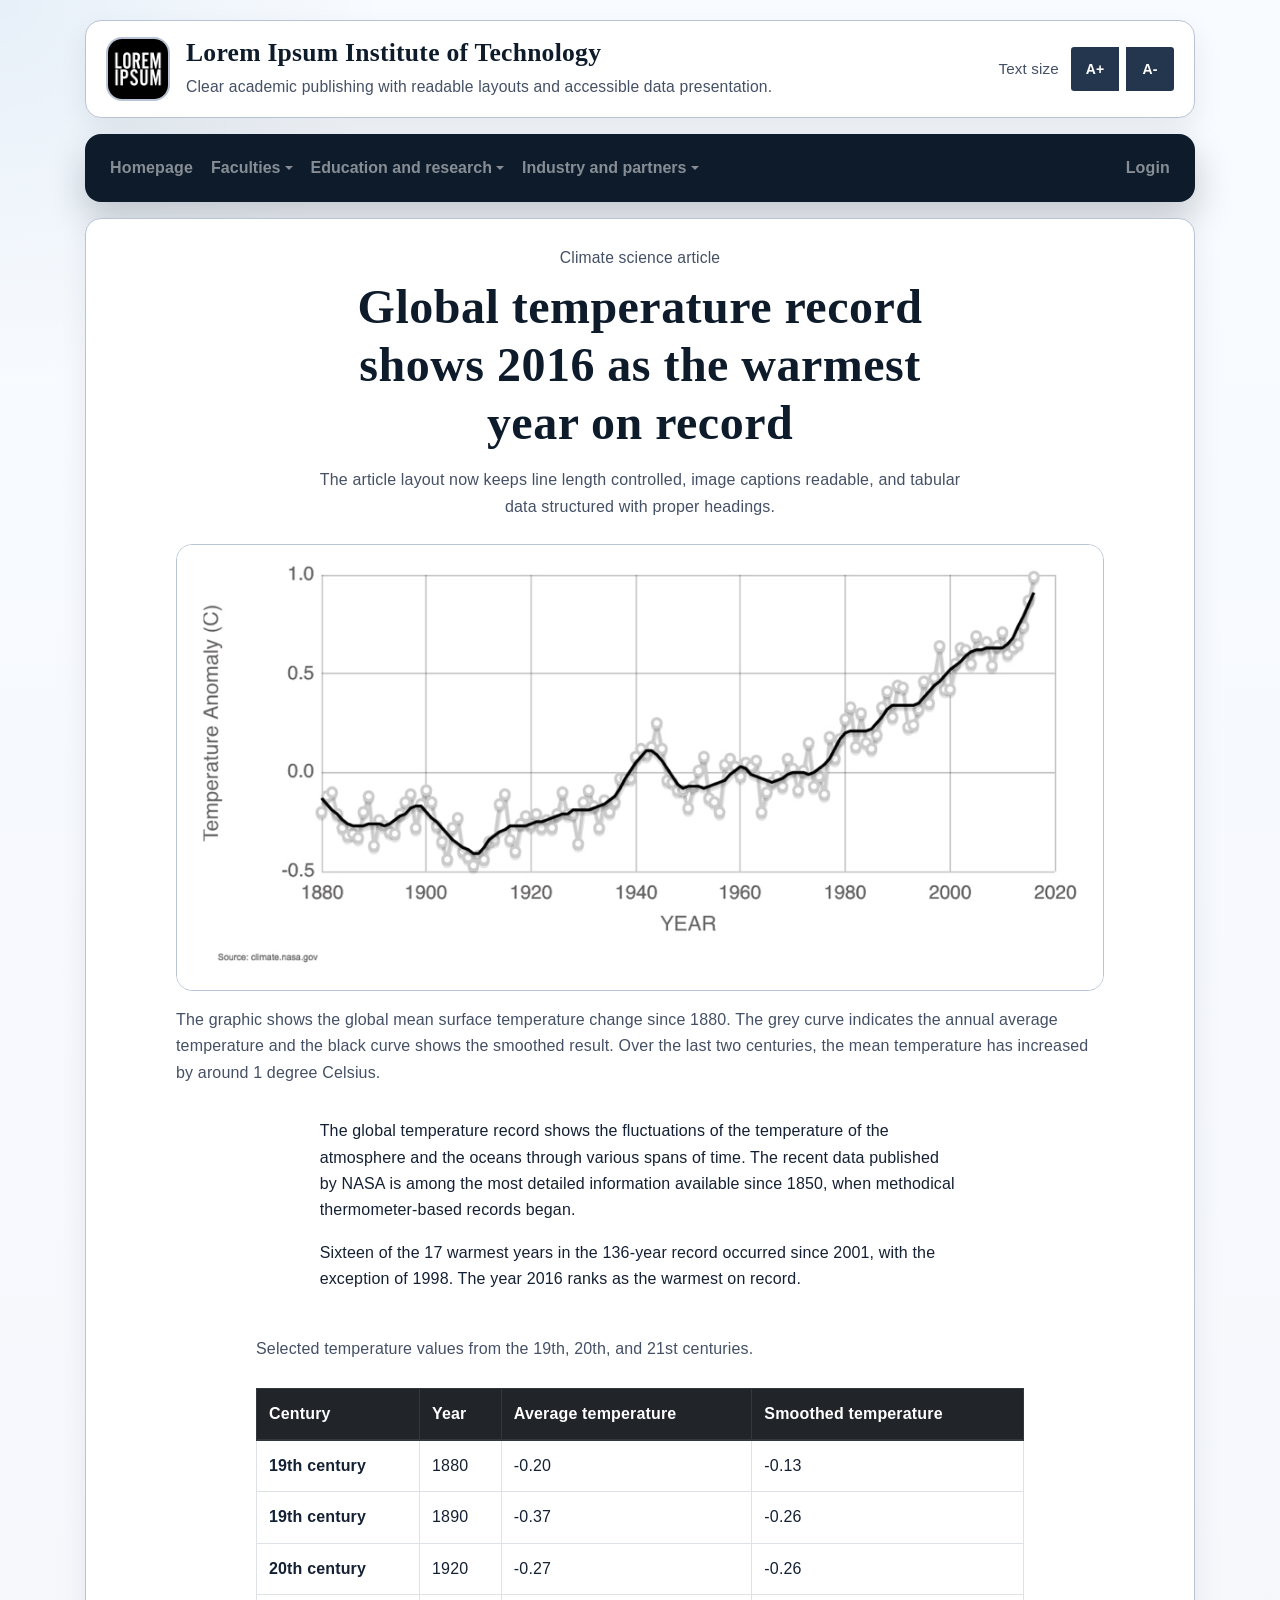
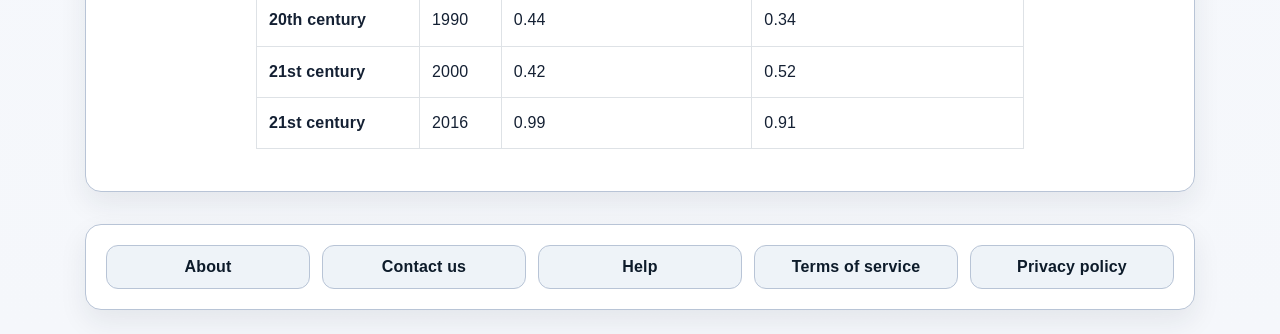
<file: article.html>
<!DOCTYPE html>
<html lang="en" id="root">

<head>
    <meta charset="UTF-8">
    <meta name="viewport" content="width=device-width, initial-scale=1, shrink-to-fit=no">
    <meta http-equiv="X-UA-Compatible" content="ie=edge">
    <title>Global temperature record | Lorem Ipsum Institute of Technology</title>
    <link href="./css/bootstrap.css" rel="stylesheet">
    <link href="./css/common.css" rel="stylesheet">
    <link href="./css/article.css" rel="stylesheet">
</head>

<body class="d-flex flex-column">
    <a class="skip-link" href="#main-content">Skip to main content</a>

    <header class="site-header" aria-label="Site header">
        <div class="container">
            <div class="header-panel">
                <div class="row align-items-center">
                    <div class="col-12 col-lg-8">
                        <div class="media brand">
                            <a class="brand-home-link" href="./" aria-label="Go to the Lorem Ipsum Institute of Technology homepage">
                                <img class="brand-mark" src="./img/logo.jpg" alt="Lorem Ipsum Institute of Technology logo">
                            </a>
                            <div class="media-body">
                                <h2 class="brand-name"><a class="brand-home-link" href="./">Lorem Ipsum Institute of Technology</a></h2>
                                <p class="brand-tagline">Clear academic publishing with readable layouts and accessible data presentation.</p>
                            </div>
                        </div>
                    </div>
                    <div class="col-12 col-lg-4">
                        <div class="toolbar">
                            <p class="toolbar-label" id="font-controls-label">Text size</p>
                            <div class="btn-group btn-group-sm font-controls" aria-labelledby="font-controls-label">
                                <button class="btn btn-secondary font-increase-button" type="button" aria-label="Increase text size">A+</button>
                                <button class="btn btn-secondary font-decrease-button" type="button" aria-label="Decrease text size">A-</button>
                            </div>
                        </div>
                    </div>
                </div>
            </div>
        </div>
    </header>

    <div class="nav">
        <div class="container">
            <div class="nav-shell">
                <nav class="navbar navbar-dark navbar-expand-lg px-3" aria-label="Primary navigation">
                    <a class="navbar-brand d-lg-none" href="./" aria-label="Lorem Ipsum Institute of Technology home">
                        <img class="brand-mark" src="./img/logo.jpg" alt="" aria-hidden="true">
                    </a>
                    <button class="navbar-toggler" type="button" aria-expanded="false" aria-controls="nav-bar-content" aria-label="Toggle navigation">
                        <span class="navbar-toggler-icon"></span>
                    </button>
                    <div class="collapse navbar-collapse" id="nav-bar-content">
                        <ul class="navbar-nav mr-auto">
                            <li class="nav-item">
                                <a class="nav-link" href="./">Homepage</a>
                            </li>
                            <li class="nav-item dropdown">
                                <button class="nav-button nav-link dropdown-toggle" type="button" id="nav-bar-faculties" aria-expanded="false" aria-controls="menu-faculties">
                                    Faculties
                                </button>
                                <div class="dropdown-menu" id="menu-faculties" aria-labelledby="nav-bar-faculties" hidden>
                                    <a class="dropdown-item" href="./empty.html?title=Applied+sciences">Applied sciences</a>
                                    <a class="dropdown-item" href="./empty.html?title=Architecture+%26+planning">Architecture &amp; planning</a>
                                    <a class="dropdown-item" href="./empty.html?title=Construction+%26+environment">Construction &amp; environment</a>
                                    <a class="dropdown-item" href="./empty.html?title=Engineering">Engineering</a>
                                    <a class="dropdown-item" href="./empty.html?title=Health+%26+social+sciences">Health &amp; social sciences</a>
                                </div>
                            </li>
                            <li class="nav-item dropdown">
                                <button class="nav-button nav-link dropdown-toggle" type="button" id="nav-bar-education" aria-expanded="false" aria-controls="menu-education">
                                    Education and research
                                </button>
                                <div class="dropdown-menu" id="menu-education" aria-labelledby="nav-bar-education" hidden>
                                    <a class="dropdown-item" href="./empty.html?title=Bachelor">Bachelor</a>
                                    <a class="dropdown-item" href="./empty.html?title=Master">Master</a>
                                    <a class="dropdown-item" href="./empty.html?title=Continuing+education">Continuing education</a>
                                    <a class="dropdown-item" href="./empty.html?title=Doctorate">Doctorate</a>
                                </div>
                            </li>
                            <li class="nav-item dropdown">
                                <button class="nav-button nav-link dropdown-toggle" type="button" id="nav-bar-industry" aria-expanded="false" aria-controls="menu-industry">
                                    Industry and partners
                                </button>
                                <div class="dropdown-menu" id="menu-industry" aria-labelledby="nav-bar-industry" hidden>
                                    <a class="dropdown-item" href="./empty.html?title=Public+relations">Public relations</a>
                                    <a class="dropdown-item" href="./empty.html?title=Commercialization">Commercialization</a>
                                    <a class="dropdown-item" href="./empty.html?title=Sponsors+%26+partners">Sponsors &amp; partners</a>
                                </div>
                            </li>
                        </ul>
                        <ul class="navbar-nav">
                            <li class="nav-item">
                                <a class="nav-link" href="./login.html">Login</a>
                            </li>
                        </ul>
                    </div>
                </nav>
            </div>
        </div>
    </div>

    <main class="container main" id="main-content" tabindex="-1">
        <article class="content-card article-card">
            <header class="article-header">
                <p class="article-meta mb-2">Climate science article</p>
                <h1 class="page-title mb-3">Global temperature record shows 2016 as the warmest year on record</h1>
                <p class="lede mb-0">The article layout now keeps line length controlled, image captions readable, and tabular data structured with proper headings.</p>
            </header>

            <figure class="article-figure">
                <img src="./img/temperature.jpg" class="img-fluid" alt="A line chart showing long-term global mean surface temperature change from 1880 onward">
                <figcaption class="helper-text mt-3">The graphic shows the global mean surface temperature change since 1880. The grey curve indicates the annual average temperature and the black curve shows the smoothed result. Over the last two centuries, the mean temperature has increased by around 1 degree Celsius.</figcaption>
            </figure>

            <div class="article-copy">
                <p>The global temperature record shows the fluctuations of the temperature of the atmosphere and the oceans through various spans of time. The recent data published by NASA is among the most detailed information available since 1850, when methodical thermometer-based records began.</p>
                <p>Sixteen of the 17 warmest years in the 136-year record occurred since 2001, with the exception of 1998. The year 2016 ranks as the warmest on record.</p>
            </div>

            <div class="table-responsive article-table">
                <table class="table table-bordered">
                    <caption>Selected temperature values from the 19th, 20th, and 21st centuries.</caption>
                    <thead class="thead-dark">
                        <tr>
                            <th scope="col">Century</th>
                            <th scope="col">Year</th>
                            <th scope="col">Average temperature</th>
                            <th scope="col">Smoothed temperature</th>
                        </tr>
                    </thead>
                    <tbody>
                        <tr>
                            <th scope="row">19th century</th>
                            <td>1880</td>
                            <td>-0.20</td>
                            <td>-0.13</td>
                        </tr>
                        <tr>
                            <th scope="row">19th century</th>
                            <td>1890</td>
                            <td>-0.37</td>
                            <td>-0.26</td>
                        </tr>
                        <tr>
                            <th scope="row">20th century</th>
                            <td>1920</td>
                            <td>-0.27</td>
                            <td>-0.26</td>
                        </tr>
                        <tr>
                            <th scope="row">20th century</th>
                            <td>1990</td>
                            <td>0.44</td>
                            <td>0.34</td>
                        </tr>
                        <tr>
                            <th scope="row">21st century</th>
                            <td>2000</td>
                            <td>0.42</td>
                            <td>0.52</td>
                        </tr>
                        <tr>
                            <th scope="row">21st century</th>
                            <td>2016</td>
                            <td>0.99</td>
                            <td>0.91</td>
                        </tr>
                    </tbody>
                </table>
            </div>
        </article>
    </main>

    <footer class="footer">
        <div class="container">
            <div class="footer-panel">
                <nav class="footer-nav" aria-label="Footer navigation">
                    <a href="./empty.html?title=About">About</a>
                    <a href="./empty.html?title=Contact+us">Contact us</a>
                    <a href="./empty.html?title=Help">Help</a>
                    <a href="./empty.html?title=Terms+of+services">Terms of service</a>
                    <a href="./empty.html?title=Privacy+policy">Privacy policy</a>
                </nav>
            </div>
        </div>
    </footer>

    <script type="text/javascript" src="./js/jquery.js"></script>
    <script type="text/javascript" src="./js/popper.js"></script>
    <script type="text/javascript" src="./js/bootstrap.js"></script>
    <script type="text/javascript" src="./js/common.js"></script>
    <script type="text/javascript" src="./js/article.js"></script>
</body>

</html>
</file>
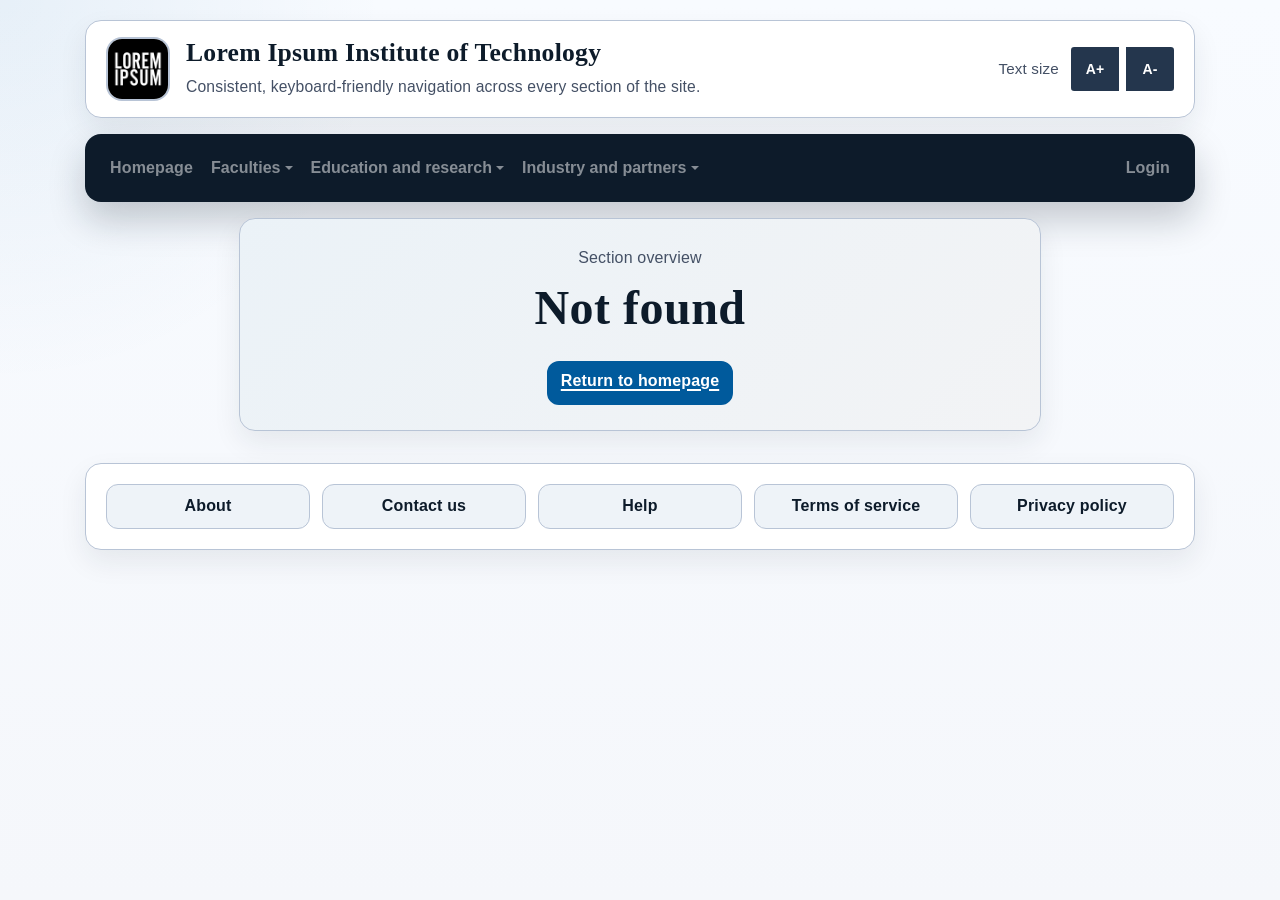
<file: empty.html>
<!DOCTYPE html>
<html lang="en" id="root">

<head>
    <meta charset="UTF-8">
    <meta name="viewport" content="width=device-width, initial-scale=1, shrink-to-fit=no">
    <meta http-equiv="X-UA-Compatible" content="ie=edge">
    <title>Section page | Lorem Ipsum Institute of Technology</title>
    <link href="./css/bootstrap.css" rel="stylesheet">
    <link href="./css/common.css" rel="stylesheet">
    <link href="./css/empty.css" rel="stylesheet">
</head>

<body class="d-flex flex-column">
    <a class="skip-link" href="#main-content">Skip to main content</a>

    <header class="site-header" aria-label="Site header">
        <div class="container">
            <div class="header-panel">
                <div class="row align-items-center">
                    <div class="col-12 col-lg-8">
                        <div class="media brand">
                            <a class="brand-home-link" href="./" aria-label="Go to the Lorem Ipsum Institute of Technology homepage">
                                <img class="brand-mark" src="./img/logo.jpg" alt="Lorem Ipsum Institute of Technology logo">
                            </a>
                            <div class="media-body">
                                <h2 class="brand-name"><a class="brand-home-link" href="./">Lorem Ipsum Institute of Technology</a></h2>
                                <p class="brand-tagline">Consistent, keyboard-friendly navigation across every section of the site.</p>
                            </div>
                        </div>
                    </div>
                    <div class="col-12 col-lg-4">
                        <div class="toolbar">
                            <p class="toolbar-label" id="font-controls-label">Text size</p>
                            <div class="btn-group btn-group-sm font-controls" aria-labelledby="font-controls-label">
                                <button class="btn btn-secondary font-increase-button" type="button" aria-label="Increase text size">A+</button>
                                <button class="btn btn-secondary font-decrease-button" type="button" aria-label="Decrease text size">A-</button>
                            </div>
                        </div>
                    </div>
                </div>
            </div>
        </div>
    </header>

    <div class="nav">
        <div class="container">
            <div class="nav-shell">
                <nav class="navbar navbar-dark navbar-expand-lg px-3" aria-label="Primary navigation">
                    <a class="navbar-brand d-lg-none" href="./" aria-label="Lorem Ipsum Institute of Technology home">
                        <img class="brand-mark" src="./img/logo.jpg" alt="" aria-hidden="true">
                    </a>
                    <button class="navbar-toggler" type="button" aria-expanded="false" aria-controls="nav-bar-content" aria-label="Toggle navigation">
                        <span class="navbar-toggler-icon"></span>
                    </button>
                    <div class="collapse navbar-collapse" id="nav-bar-content">
                        <ul class="navbar-nav mr-auto">
                            <li class="nav-item">
                                <a class="nav-link" href="./">Homepage</a>
                            </li>
                            <li class="nav-item dropdown">
                                <button class="nav-button nav-link dropdown-toggle" type="button" id="nav-bar-faculties" aria-expanded="false" aria-controls="menu-faculties">
                                    Faculties
                                </button>
                                <div class="dropdown-menu" id="menu-faculties" aria-labelledby="nav-bar-faculties" hidden>
                                    <a class="dropdown-item" href="./empty.html?title=Applied+sciences">Applied sciences</a>
                                    <a class="dropdown-item" href="./empty.html?title=Architecture+%26+planning">Architecture &amp; planning</a>
                                    <a class="dropdown-item" href="./empty.html?title=Construction+%26+environment">Construction &amp; environment</a>
                                    <a class="dropdown-item" href="./empty.html?title=Engineering">Engineering</a>
                                    <a class="dropdown-item" href="./empty.html?title=Health+%26+social+sciences">Health &amp; social sciences</a>
                                </div>
                            </li>
                            <li class="nav-item dropdown">
                                <button class="nav-button nav-link dropdown-toggle" type="button" id="nav-bar-education" aria-expanded="false" aria-controls="menu-education">
                                    Education and research
                                </button>
                                <div class="dropdown-menu" id="menu-education" aria-labelledby="nav-bar-education" hidden>
                                    <a class="dropdown-item" href="./empty.html?title=Bachelor">Bachelor</a>
                                    <a class="dropdown-item" href="./empty.html?title=Master">Master</a>
                                    <a class="dropdown-item" href="./empty.html?title=Continuing+education">Continuing education</a>
                                    <a class="dropdown-item" href="./empty.html?title=Doctorate">Doctorate</a>
                                </div>
                            </li>
                            <li class="nav-item dropdown">
                                <button class="nav-button nav-link dropdown-toggle" type="button" id="nav-bar-industry" aria-expanded="false" aria-controls="menu-industry">
                                    Industry and partners
                                </button>
                                <div class="dropdown-menu" id="menu-industry" aria-labelledby="nav-bar-industry" hidden>
                                    <a class="dropdown-item" href="./empty.html?title=Public+relations">Public relations</a>
                                    <a class="dropdown-item" href="./empty.html?title=Commercialization">Commercialization</a>
                                    <a class="dropdown-item" href="./empty.html?title=Sponsors+%26+partners">Sponsors &amp; partners</a>
                                </div>
                            </li>
                        </ul>
                        <ul class="navbar-nav">
                            <li class="nav-item">
                                <a class="nav-link" href="./login.html">Login</a>
                            </li>
                        </ul>
                    </div>
                </nav>
            </div>
        </div>
    </div>

    <main class="container main empty-state" id="main-content" tabindex="-1">
        <section class="hero-card" aria-labelledby="title-placeholder">
            <p class="helper-text mb-2">Section overview</p>
            <h1 class="page-title mb-3" id="title-placeholder">Loading...</h1>
            <p class="lede mb-4" id="text-placeholder"></p>
            <a class="btn btn-primary" href="./">Return to homepage</a>
        </section>
    </main>

    <footer class="footer">
        <div class="container">
            <div class="footer-panel">
                <nav class="footer-nav" aria-label="Footer navigation">
                    <a href="./empty.html?title=About">About</a>
                    <a href="./empty.html?title=Contact+us">Contact us</a>
                    <a href="./empty.html?title=Help">Help</a>
                    <a href="./empty.html?title=Terms+of+services">Terms of service</a>
                    <a href="./empty.html?title=Privacy+policy">Privacy policy</a>
                </nav>
            </div>
        </div>
    </footer>

    <script type="text/javascript" src="./js/jquery.js"></script>
    <script type="text/javascript" src="./js/popper.js"></script>
    <script type="text/javascript" src="./js/bootstrap.js"></script>
    <script type="text/javascript" src="./js/common.js"></script>
    <script type="text/javascript" src="./js/empty.js"></script>
</body>

</html>
</file>
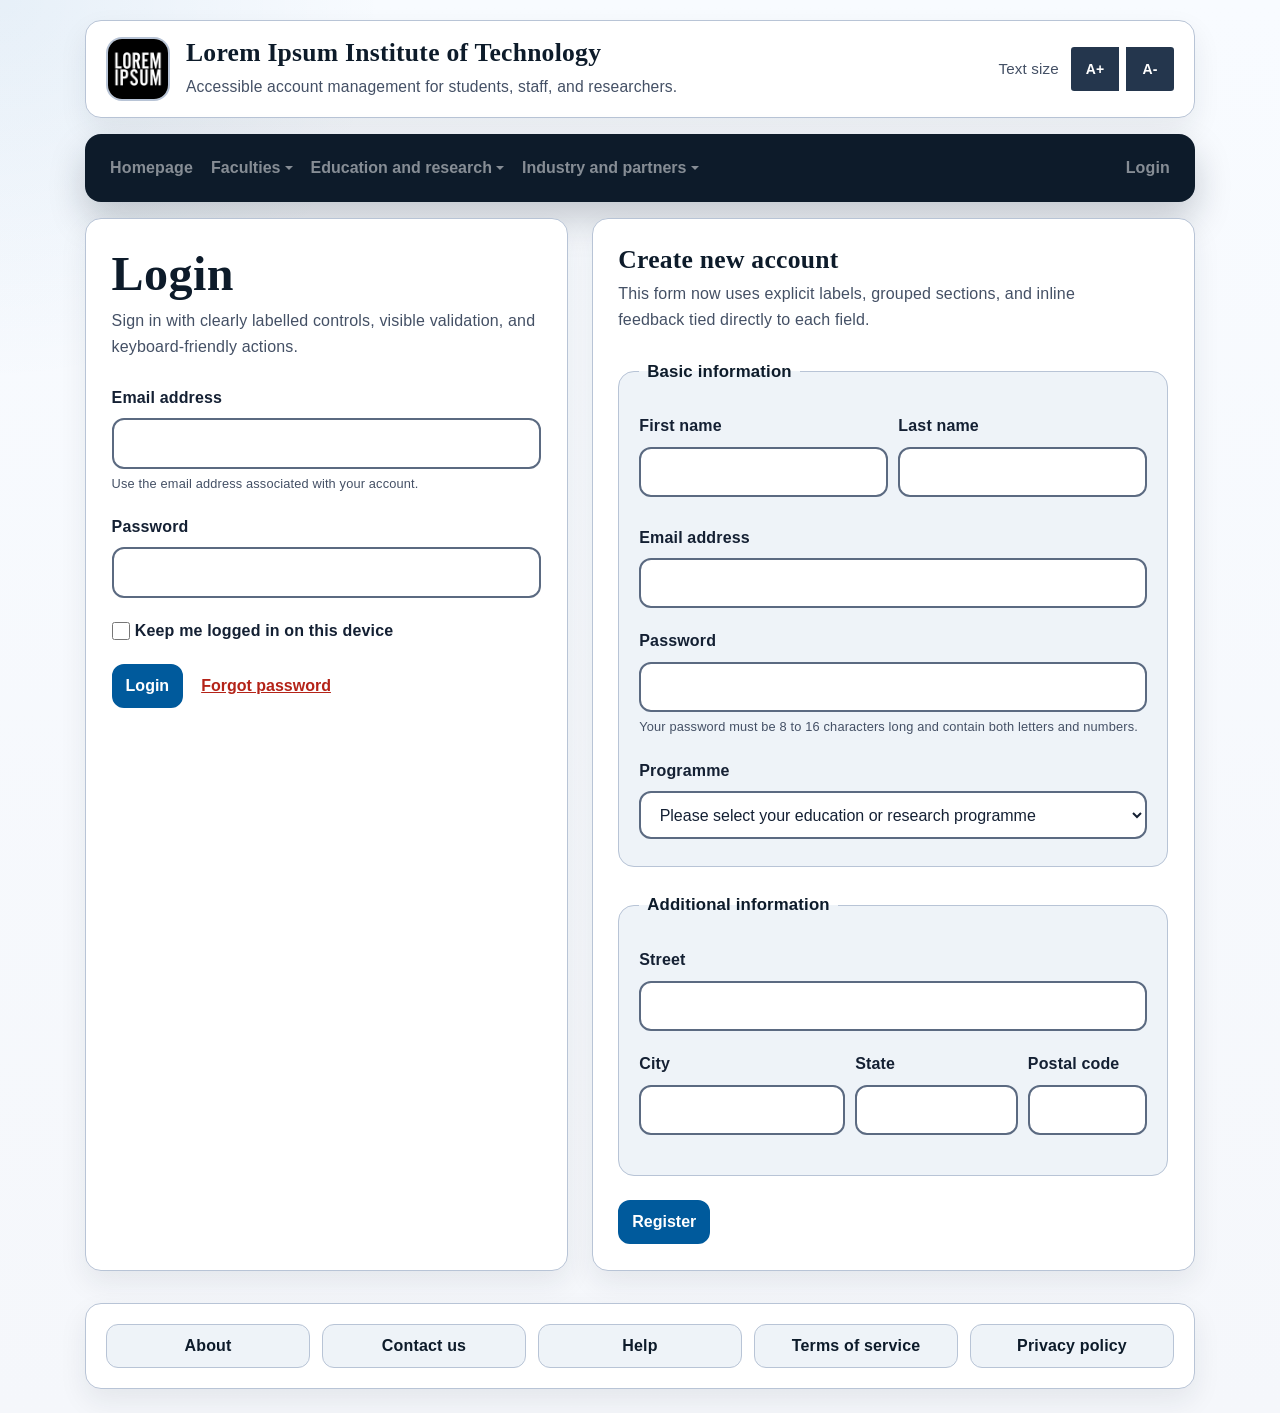
<file: login.html>
<!DOCTYPE html>
<html lang="en" id="root">

<head>
    <meta charset="UTF-8">
    <meta name="viewport" content="width=device-width, initial-scale=1, shrink-to-fit=no">
    <meta http-equiv="X-UA-Compatible" content="ie=edge">
    <title>Login | Lorem Ipsum Institute of Technology</title>
    <link href="./css/bootstrap.css" rel="stylesheet">
    <link href="./css/common.css" rel="stylesheet">
    <link href="./css/login.css" rel="stylesheet">
</head>

<body class="d-flex flex-column">
    <a class="skip-link" href="#main-content">Skip to main content</a>

    <header class="site-header" aria-label="Site header">
        <div class="container">
            <div class="header-panel">
                <div class="row align-items-center">
                    <div class="col-12 col-lg-8">
                        <div class="media brand">
                            <a class="brand-home-link" href="./" aria-label="Go to the Lorem Ipsum Institute of Technology homepage">
                                <img class="brand-mark" src="./img/logo.jpg" alt="Lorem Ipsum Institute of Technology logo">
                            </a>
                            <div class="media-body">
                                <h2 class="brand-name"><a class="brand-home-link" href="./">Lorem Ipsum Institute of Technology</a></h2>
                                <p class="brand-tagline">Accessible account management for students, staff, and researchers.</p>
                            </div>
                        </div>
                    </div>
                    <div class="col-12 col-lg-4">
                        <div class="toolbar">
                            <p class="toolbar-label" id="font-controls-label">Text size</p>
                            <div class="btn-group btn-group-sm font-controls" aria-labelledby="font-controls-label">
                                <button class="btn btn-secondary font-increase-button" type="button" aria-label="Increase text size">A+</button>
                                <button class="btn btn-secondary font-decrease-button" type="button" aria-label="Decrease text size">A-</button>
                            </div>
                        </div>
                    </div>
                </div>
            </div>
        </div>
    </header>

    <div class="nav">
        <div class="container">
            <div class="nav-shell">
                <nav class="navbar navbar-dark navbar-expand-lg px-3" aria-label="Primary navigation">
                    <a class="navbar-brand d-lg-none" href="./" aria-label="Lorem Ipsum Institute of Technology home">
                        <img class="brand-mark" src="./img/logo.jpg" alt="" aria-hidden="true">
                    </a>
                    <button class="navbar-toggler" type="button" aria-expanded="false" aria-controls="nav-bar-content" aria-label="Toggle navigation">
                        <span class="navbar-toggler-icon"></span>
                    </button>
                    <div class="collapse navbar-collapse" id="nav-bar-content">
                        <ul class="navbar-nav mr-auto">
                            <li class="nav-item">
                                <a class="nav-link" href="./">Homepage</a>
                            </li>
                            <li class="nav-item dropdown">
                                <button class="nav-button nav-link dropdown-toggle" type="button" id="nav-bar-faculties" aria-expanded="false" aria-controls="menu-faculties">
                                    Faculties
                                </button>
                                <div class="dropdown-menu" id="menu-faculties" aria-labelledby="nav-bar-faculties" hidden>
                                    <a class="dropdown-item" href="./empty.html?title=Applied+sciences">Applied sciences</a>
                                    <a class="dropdown-item" href="./empty.html?title=Architecture+%26+planning">Architecture &amp; planning</a>
                                    <a class="dropdown-item" href="./empty.html?title=Construction+%26+environment">Construction &amp; environment</a>
                                    <a class="dropdown-item" href="./empty.html?title=Engineering">Engineering</a>
                                    <a class="dropdown-item" href="./empty.html?title=Health+%26+social+sciences">Health &amp; social sciences</a>
                                </div>
                            </li>
                            <li class="nav-item dropdown">
                                <button class="nav-button nav-link dropdown-toggle" type="button" id="nav-bar-education" aria-expanded="false" aria-controls="menu-education">
                                    Education and research
                                </button>
                                <div class="dropdown-menu" id="menu-education" aria-labelledby="nav-bar-education" hidden>
                                    <a class="dropdown-item" href="./empty.html?title=Bachelor">Bachelor</a>
                                    <a class="dropdown-item" href="./empty.html?title=Master">Master</a>
                                    <a class="dropdown-item" href="./empty.html?title=Continuing+education">Continuing education</a>
                                    <a class="dropdown-item" href="./empty.html?title=Doctorate">Doctorate</a>
                                </div>
                            </li>
                            <li class="nav-item dropdown">
                                <button class="nav-button nav-link dropdown-toggle" type="button" id="nav-bar-industry" aria-expanded="false" aria-controls="menu-industry">
                                    Industry and partners
                                </button>
                                <div class="dropdown-menu" id="menu-industry" aria-labelledby="nav-bar-industry" hidden>
                                    <a class="dropdown-item" href="./empty.html?title=Public+relations">Public relations</a>
                                    <a class="dropdown-item" href="./empty.html?title=Commercialization">Commercialization</a>
                                    <a class="dropdown-item" href="./empty.html?title=Sponsors+%26+partners">Sponsors &amp; partners</a>
                                </div>
                            </li>
                        </ul>
                        <ul class="navbar-nav">
                            <li class="nav-item">
                                <a class="nav-link" href="./login.html" aria-current="page">Login</a>
                            </li>
                        </ul>
                    </div>
                </nav>
            </div>
        </div>
    </div>

    <main class="container main" id="main-content" tabindex="-1">
        <div class="auth-layout">
            <section aria-labelledby="login-heading">
                <div class="content-card auth-card">
                    <h1 class="auth-section-title" id="login-heading">Login</h1>
                    <p class="auth-section-copy lede">Sign in with clearly labelled controls, visible validation, and keyboard-friendly actions.</p>
                    <div class="alert-inline d-none" id="login-error" tabindex="-1" role="alert" aria-labelledby="login-error-heading">
                        <p class="mb-2 font-weight-bold" id="login-error-heading">Please correct the following items:</p>
                        <ul class="mb-0" id="login-error-list"></ul>
                    </div>
                    <form id="login-form" novalidate>
                        <div class="form-group">
                            <label for="login-email-control">Email address</label>
                            <input class="form-control" id="login-email-control" type="email" autocomplete="email" required aria-describedby="login-email-help login-email-feedback">
                            <small class="form-text helper-text" id="login-email-help">Use the email address associated with your account.</small>
                            <small class="invalid-feedback" id="login-email-feedback"></small>
                        </div>
                        <div class="form-group">
                            <label for="login-password-control">Password</label>
                            <input class="form-control" id="login-password-control" type="password" autocomplete="current-password" required aria-describedby="login-password-feedback">
                            <small class="invalid-feedback" id="login-password-feedback"></small>
                        </div>
                        <div class="form-group">
                            <div class="form-check">
                                <input class="form-check-input" type="checkbox" value="remember" id="login-remember-control">
                                <label class="form-check-label" for="login-remember-control">Keep me logged in on this device</label>
                            </div>
                        </div>
                        <div class="button-row">
                            <button class="btn btn-primary" id="login-login-button" type="submit">Login</button>
                            <button class="btn btn-link text-danger" id="login-forgot-button" type="button">Forgot password</button>
                        </div>
                    </form>
                </div>
            </section>

            <section aria-labelledby="register-heading">
                <div class="content-card auth-card">
                    <h2 class="auth-section-title" id="register-heading">Create new account</h2>
                    <p class="auth-section-copy lede">This form now uses explicit labels, grouped sections, and inline feedback tied directly to each field.</p>
                    <div class="alert-inline d-none" id="register-error" tabindex="-1" role="alert" aria-labelledby="register-error-heading">
                        <p class="mb-2 font-weight-bold" id="register-error-heading">Please correct the following items:</p>
                        <ul class="mb-0" id="register-error-list"></ul>
                    </div>
                    <form id="register-form" novalidate>
                        <fieldset class="auth-fieldset">
                            <legend>Basic information</legend>
                            <div class="form-row">
                                <div class="form-group col-12 col-lg-6">
                                    <label for="register-first-name-control">First name</label>
                                    <input class="form-control" type="text" id="register-first-name-control" autocomplete="given-name" required aria-describedby="register-first-name-feedback">
                                    <small class="invalid-feedback" id="register-first-name-feedback"></small>
                                </div>
                                <div class="form-group col-12 col-lg-6">
                                    <label for="register-last-name-control">Last name</label>
                                    <input class="form-control" type="text" id="register-last-name-control" autocomplete="family-name" required aria-describedby="register-last-name-feedback">
                                    <small class="invalid-feedback" id="register-last-name-feedback"></small>
                                </div>
                            </div>
                            <div class="form-group">
                                <label for="register-email-control">Email address</label>
                                <input class="form-control" id="register-email-control" type="email" autocomplete="email" required aria-describedby="register-email-feedback">
                                <small class="invalid-feedback" id="register-email-feedback"></small>
                            </div>
                            <div class="form-group">
                                <label for="register-password-control">Password</label>
                                <input class="form-control" id="register-password-control" type="password" autocomplete="new-password" required aria-describedby="register-password-help register-password-feedback">
                                <small id="register-password-help" class="form-text helper-text">Your password must be 8 to 16 characters long and contain both letters and numbers.</small>
                                <small class="invalid-feedback" id="register-password-feedback"></small>
                            </div>
                            <div class="form-group mb-0">
                                <label for="register-programme-control">Programme</label>
                                <select class="form-control" id="register-programme-control" required aria-describedby="register-programme-feedback">
                                    <option value="">Please select your education or research programme</option>
                                    <option value="bachelor">Bachelor</option>
                                    <option value="master">Master</option>
                                    <option value="continuing">Continuing education</option>
                                    <option value="doctorate">Doctorate</option>
                                </select>
                                <small class="invalid-feedback" id="register-programme-feedback"></small>
                            </div>
                        </fieldset>

                        <fieldset class="auth-fieldset">
                            <legend>Additional information</legend>
                            <div class="form-group">
                                <label for="register-street-control">Street</label>
                                <input class="form-control" id="register-street-control" type="text" autocomplete="address-line1">
                            </div>
                            <div class="form-row">
                                <div class="form-group col-12 col-lg-5">
                                    <label for="register-city-control">City</label>
                                    <input class="form-control" id="register-city-control" type="text" autocomplete="address-level2">
                                </div>
                                <div class="form-group col-12 col-lg-4">
                                    <label for="register-state-control">State</label>
                                    <input class="form-control" id="register-state-control" type="text" autocomplete="address-level1">
                                </div>
                                <div class="form-group col-12 col-lg-3 mb-0">
                                    <label for="register-zip-control">Postal code</label>
                                    <input class="form-control" id="register-zip-control" type="text" autocomplete="postal-code">
                                </div>
                            </div>
                        </fieldset>

                        <button class="btn btn-primary" id="register-register-button" type="submit">Register</button>
                    </form>
                </div>
            </section>
        </div>
    </main>

    <footer class="footer">
        <div class="container">
            <div class="footer-panel">
                <nav class="footer-nav" aria-label="Footer navigation">
                    <a href="./empty.html?title=About">About</a>
                    <a href="./empty.html?title=Contact+us">Contact us</a>
                    <a href="./empty.html?title=Help">Help</a>
                    <a href="./empty.html?title=Terms+of+services">Terms of service</a>
                    <a href="./empty.html?title=Privacy+policy">Privacy policy</a>
                </nav>
            </div>
        </div>
    </footer>

    <script type="text/javascript" src="./js/jquery.js"></script>
    <script type="text/javascript" src="./js/popper.js"></script>
    <script type="text/javascript" src="./js/bootstrap.js"></script>
    <script type="text/javascript" src="./js/common.js"></script>
    <script type="text/javascript" src="./js/login.js"></script>
</body>

</html>
</file>
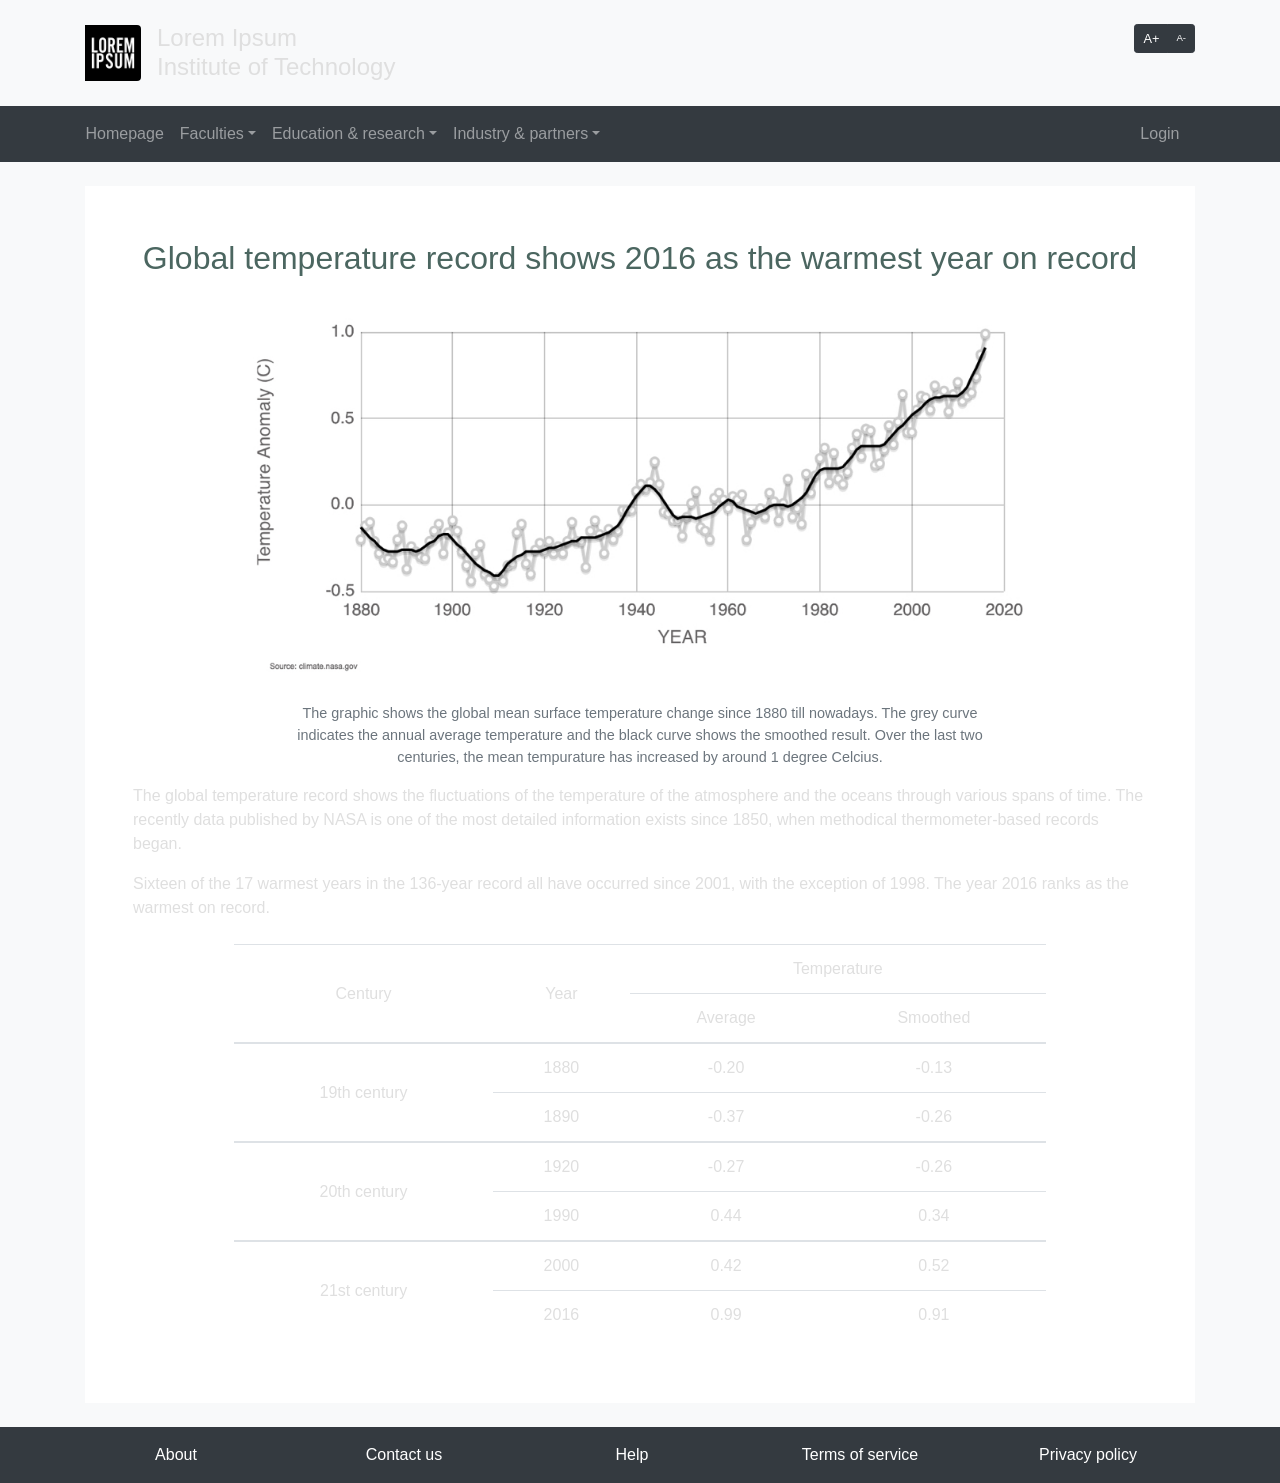
<file: students/src/article.html>
<!DOCTYPE html>
<html lang="en" id="root">

<head>
    <meta charset="UTF-8">
    <meta name="viewport" content="width=device-width, initial-scale=1, shrink-to-fit=no">
    <meta http-equiv="X-UA-Compatible" content="ie=edge">
    <title>Lorem Ipsum Institute of Technolgoy</title>
    <link href="./css/bootstrap.css" rel="stylesheet">
    <link href="./css/common.css" rel="stylesheet">
    <link href="./css/article.css" rel="stylesheet">
</head>

<body class="d-flex flex-column bg-light">
    <div class="container-fluid d-none d-lg-block my-4 header">
        <div class="container">
            <div class="row no-gutters">
                <div class="col-8 media">
                    <img class="align-self-center mr-3 rounded-right logo" src="./img/logo.jpg">
                    <div class="media-body align-self-center">
                        <div class="mb-0 title">Lorem Ipsum
                            <br>Institute of Technology
                        </div>
                    </div>
                </div>
                <div class="col-4">
                    <div class="btn-toolbar justify-content-end">
                        <div class="btn-group btn-group-sm">
                            <button class="btn btn-dark font-increase-button" id="font-increase-button">A+</button>
                            <button class="btn btn-dark font-decrease-button" id="font-decrease-button">A-</button>
                        </div>
                    </div>
                </div>
            </div>
        </div>
    </div>

    <div class="container-fluid bg-dark nav">
        <div class="container">
            <div class="navbar navbar-dark bg-dark navbar-expand-lg px-0">
                <div class="navbar-brand d-lg-none">
                    <img class="rounded-right" src="./img/logo.jpg" width="40" height="40">
                </div>
                <button class="navbar-toggler" type="button">
                    <span class="navbar-toggler-icon"></span>
                </button>
                <div class="collapse navbar-collapse" id="nav-bar-content">
                    <div class="navbar-nav mr-auto">
                        <div class="nav-item">
                            <a class="nav-link" href="./">Homepage</a>
                        </div>
                        <div class="nav-item dropdown">
                            <a class="nav-link dropdown-toggle" href="#" id="nav-bar-faculties">Faculties</a>
                            <div class="dropdown-menu">
                                <div>
                                    <a class="dropdown-item" href="./empty.html?title=Applied+sciences">Applied sciences</a>
                                </div>
                                <div>
                                    <a class="dropdown-item" href="./empty.html?title=Architecture+%26+planning">Architecture &amp; planning</a>
                                </div>
                                <div>
                                    <a class="dropdown-item" href="./empty.html?title=Construction+%26+environment">Construction &amp; environment</a>
                                </div>
                                <div>
                                    <a class="dropdown-item" href="./empty.html?title=Engineering">Engineering</a>
                                </div>
                                <div>
                                    <a class="dropdown-item" href="./empty.html?title=Health+%26+social+sciences">Health &amp; social sciences</a>
                                </div>
                            </div>
                        </div>
                        <div class="nav-item dropdown">
                            <a class="nav-link dropdown-toggle" href="#" id="nav-bar-education">Education &amp; research</a>
                            <div class="dropdown-menu">
                                <div>
                                    <a class="dropdown-item" href="./empty.html?title=Bachelor">Bachelor</a>
                                </div>
                                <div>
                                    <a class="dropdown-item" href="./empty.html?title=Master">Master</a>
                                </div>
                                <div>
                                    <a class="dropdown-item" href="./empty.html?title=Continuing+education">Continuing education</a>
                                </div>
                                <div>
                                    <a class="dropdown-item" href="./empty.html?title=Doctorate">Doctorate</a>
                                </div>
                            </div>
                        </div>
                        <div class="nav-item dropdown">
                            <a class="nav-link dropdown-toggle" href="#" id="nav-bar-industry">Industry &amp; partners</a>
                            <div class="dropdown-menu">
                                <div>
                                    <a class="dropdown-item" href="./empty.html?title=Public+relations">Public relations</a>
                                </div>
                                <div>
                                    <a class="dropdown-item" href="./empty.html?title=Commercialization">Commercialization</a>
                                </div>
                                <div>
                                    <a class="dropdown-item" href="./empty.html?title=Sponsors+%26+partners">Sponsors &amp; partners</a>
                                </div>
                            </div>
                        </div>
                    </div>
                    <div class="navbar-nav">
                        <div class="nav-item">
                            <a class="nav-link" href="./login.html">Login</a>
                        </div>
                    </div>
                </div>
            </div>
            <div class="d-lg-none">
                <div class="btn-toolbar justify-content-end">
                    <div class="btn-group btn-group-sm">
                        <button class="btn btn-dark text-white font-increase-button" id="font-increase-button-1">A+</button>
                        <button class="btn btn-dark text-white font-decrease-button" id="font-decrease-button-1">A-</button>
                    </div>
                </div>
            </div>
        </div>
    </div>

    <div class="container mt-4 main" id="main">
        <div class="p-5 bg-white">
            <div class="text-primary text-center mb-4 title">Global temperature record shows 2016 as the warmest year on record</div>
            <div class="text-center wrapper">
                <img src="./img/temperature.jpg" class="figure-img img-fluid">
                <p class="figure-caption text-center px-5">The graphic shows the global mean surface temperature change since 1880 till nowadays. The grey curve indicates
                    the annual average temperature and the black curve shows the smoothed result. Over the last two centuries,
                    the mean tempurature has increased by around 1 degree Celcius.</p>
            </div>
            <p>The global temperature record shows the fluctuations of the temperature of the atmosphere and the oceans through
                various spans of time. The recently data published by NASA is one of the most detailed information exists
                since 1850, when methodical thermometer-based records began.
            </p>
            <p>Sixteen of the 17 warmest years in the 136-year record all have occurred since 2001, with the exception of 1998.
                The year 2016 ranks as the warmest on record.</p>
            <div class="table-responsive mt-4 wrapper">
                <table class="table text-center">
                    <col>
                    <col>
                    <colgroup span="2"></colgroup>
                    <tbody class="thead-dark">
                        <tr>
                            <td class="align-middle" rowspan="2">Century</td>
                            <td class="align-middle" rowspan="2">Year</td>
                            <td class="align-middle" colspan="2">Temperature</td>
                        </tr>
                        <tr>
                            <td class="align-middle">Average</td>
                            <td class="align-middle">Smoothed</td>
                        </tr>
                    </tbody>
                    <tbody>
                        <tr>
                            <td class="align-middle" rowspan="2">19th century</td>
                            <td>1880</td>
                            <td>-0.20</td>
                            <td>-0.13</td>
                        </tr>
                        <tr>
                            <td>1890</td>
                            <td>-0.37</td>
                            <td>-0.26</td>
                        </tr>
                    </tbody>
                    <tbody>
                        <tr>
                            <td class="align-middle" rowspan="2">20th century</td>
                            <td>1920</td>
                            <td>-0.27</td>
                            <td>-0.26</td>
                        </tr>
                        <tr>
                            <td>1990</td>
                            <td>0.44</td>
                            <td>0.34</td>
                        </tr>
                    </tbody>
                    <tbody>
                        <tr>
                            <td class="align-middle" rowspan="2">21st century</td>
                            <td>2000</td>
                            <td>0.42</td>
                            <td>0.52</td>
                        </tr>
                        <tr>
                            <td>2016</td>
                            <td>0.99</td>
                            <td>0.91</td>
                        </tr>
                    </tbody>
                </table>
            </div>
        </div>
    </div>

    <div class="container-fluid bg-dark mt-4 footer">
        <div class="container text-center py-3">
            <div class="row justify-content-around">
                <a class="col-12 col-md mr-3 text-white" href="./empty.html?title=About">About</a>
                <a class="col-12 col-md mr-3 text-white" href="./empty.html?title=Contact+us">Contact us</a>
                <a class="col-12 col-md mr-3 text-white" href="./empty.html?title=Help">Help</a>
                <a class="col-12 col-md mr-3 text-white" href="./empty.html?title=Terms+of+services">Terms of service</a>
                <a class="col-12 col-md mr-3 text-white" href="./empty.html?title=Privacy+policy">Privacy policy</a>
            </div>
        </div>
    </div>
    
    <script type="text/javascript" src="./js/jquery.js"></script>
    <script type="text/javascript" src="./js/popper.js"></script>
    <script type="text/javascript" src="./js/bootstrap.js"></script>
    <script type="text/javascript" src="./js/common.js"></script>
    <script type="text/javascript" src="./js/article.js"></script>
</body>

</html>
</file>
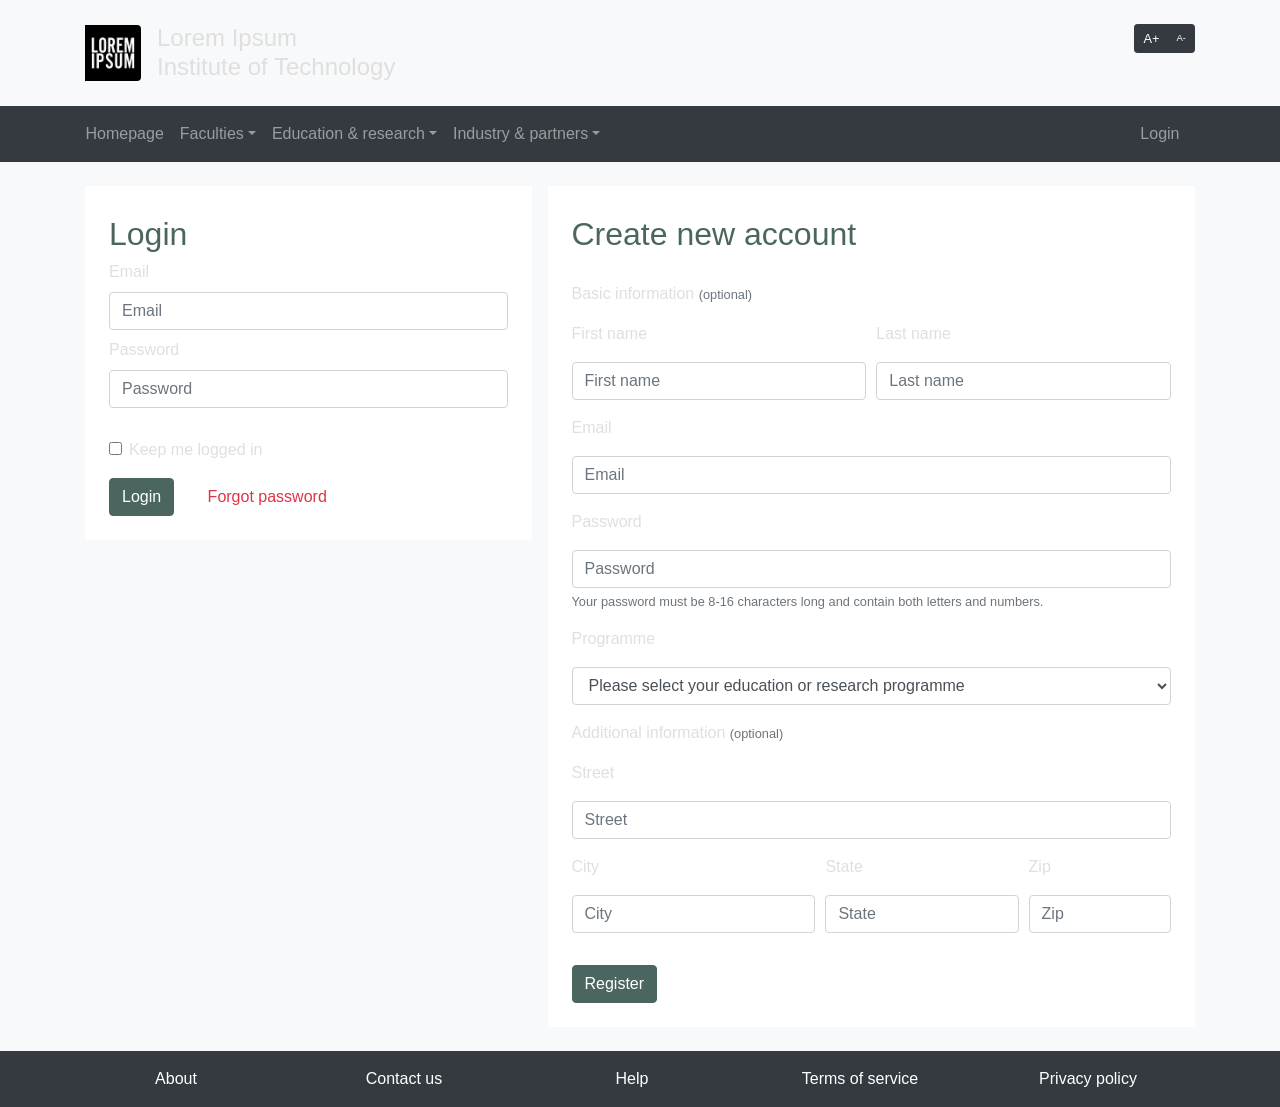
<file: students/src/login.html>
<!DOCTYPE html>
<html lang="en" id="root">

<head>
    <meta charset="UTF-8">
    <meta name="viewport" content="width=device-width, initial-scale=1, shrink-to-fit=no">
    <meta http-equiv="X-UA-Compatible" content="ie=edge">
    <title>Lorem Ipsum Institute of Technolgoy</title>
    <link href="./css/bootstrap.css" rel="stylesheet">
    <link href="./css/common.css" rel="stylesheet">
    <link href="./css/login.css" rel="stylesheet">
</head>

<body class="bg-light">
    <div class="container-fluid d-none d-lg-block my-4 header">
        <div class="container">
            <div class="row no-gutters">
                <div class="col-8 media">
                    <img class="align-self-center mr-3 rounded-right logo" src="./img/logo.jpg">
                    <div class="media-body align-self-center">
                        <div class="mb-0 title">Lorem Ipsum
                            <br>Institute of Technology
                        </div>
                    </div>
                </div>
                <div class="col-4">
                    <div class="btn-toolbar justify-content-end">
                        <div class="btn-group btn-group-sm">
                            <button class="btn btn-dark font-increase-button" id="font-increase-button">A+</button>
                            <button class="btn btn-dark font-decrease-button" id="font-decrease-button">A-</button>
                        </div>
                    </div>
                </div>
            </div>
        </div>
    </div>

    <div class="container-fluid bg-dark nav">
        <div class="container">
            <div class="navbar navbar-dark bg-dark navbar-expand-lg px-0">
                <div class="navbar-brand d-lg-none">
                    <img class="rounded-right" src="./img/logo.jpg" width="40" height="40">
                </div>
                <button class="navbar-toggler" type="button">
                    <span class="navbar-toggler-icon"></span>
                </button>
                <div class="collapse navbar-collapse" id="nav-bar-content">
                    <div class="navbar-nav mr-auto">
                        <div class="nav-item">
                            <a class="nav-link" href="./">Homepage</a>
                        </div>
                        <div class="nav-item dropdown">
                            <a class="nav-link dropdown-toggle" href="#" id="nav-bar-faculties">Faculties</a>
                            <div class="dropdown-menu">
                                <div>
                                    <a class="dropdown-item" href="./empty.html?title=Applied+sciences">Applied sciences</a>
                                </div>
                                <div>
                                    <a class="dropdown-item" href="./empty.html?title=Architecture+%26+planning">Architecture &amp; planning</a>
                                </div>
                                <div>
                                    <a class="dropdown-item" href="./empty.html?title=Construction+%26+environment">Construction &amp; environment</a>
                                </div>
                                <div>
                                    <a class="dropdown-item" href="./empty.html?title=Engineering">Engineering</a>
                                </div>
                                <div>
                                    <a class="dropdown-item" href="./empty.html?title=Health+%26+social+sciences">Health &amp; social sciences</a>
                                </div>
                            </div>
                        </div>
                        <div class="nav-item dropdown">
                            <a class="nav-link dropdown-toggle" href="#" id="nav-bar-education">Education &amp; research</a>
                            <div class="dropdown-menu">
                                <div>
                                    <a class="dropdown-item" href="./empty.html?title=Bachelor">Bachelor</a>
                                </div>
                                <div>
                                    <a class="dropdown-item" href="./empty.html?title=Master">Master</a>
                                </div>
                                <div>
                                    <a class="dropdown-item" href="./empty.html?title=Continuing+education">Continuing education</a>
                                </div>
                                <div>
                                    <a class="dropdown-item" href="./empty.html?title=Doctorate">Doctorate</a>
                                </div>
                            </div>
                        </div>
                        <div class="nav-item dropdown">
                            <a class="nav-link dropdown-toggle" href="#" id="nav-bar-industry">Industry &amp; partners</a>
                            <div class="dropdown-menu">
                                <div>
                                    <a class="dropdown-item" href="./empty.html?title=Public+relations">Public relations</a>
                                </div>
                                <div>
                                    <a class="dropdown-item" href="./empty.html?title=Commercialization">Commercialization</a>
                                </div>
                                <div>
                                    <a class="dropdown-item" href="./empty.html?title=Sponsors+%26+partners">Sponsors &amp; partners</a>
                                </div>
                            </div>
                        </div>
                    </div>
                    <div class="navbar-nav">
                        <div class="nav-item">
                            <a class="nav-link" href="./login.html">Login</a>
                        </div>
                    </div>
                </div>
            </div>
            <div class="d-lg-none">
                <div class="btn-toolbar justify-content-end">
                    <div class="btn-group btn-group-sm">
                        <button class="btn btn-dark text-white font-increase-button" id="font-increase-button-1">A+</button>
                        <button class="btn btn-dark text-white font-decrease-button" id="font-decrease-button-1">A-</button>
                    </div>
                </div>
            </div>
        </div>
    </div>

    <div class="container main" id="main">
        <div class="row no-gutters">
            <div class="col-12 col-md-5 mt-4 login">
                <div class="p-4 mr-md-3 bg-white">
                    <div class="text-primary mb-4 title">Login</div>
                    <div class="text-danger mb-4 d-none subtitle" id="login-error">Please correct the error(s)</div>
                    <ul class="sr-only" id="login-error-list"></ul>
                    <form id="login-form" novalidate>
                        <div class="form-group">
                            <input class="form-control" id="login-email-control" type="email" placeholder="Email" required style="position: relative; top: 10px;">
                            <p style="position: relative; top: -60px;">Email</p>
                            <small class="invalid-feedback"></small>
                        </div>
                        <div class="form-group">
                            <input class="form-control" id="login-password-control" type="password" placeholder="Password" style="position: relative; top: 10px;">
                            <p style="position: relative; top: -60px;">Password</p>
                            <small class="invalid-feedback"></small>
                        </div>
                        <div class="form-group">
                            <div class="form-check">
                                <input class="form-check-input" type="checkbox" value="remember" id="login-remmeber-control">
                                <label class="form-check-label">Keep me logged in</label>
                            </div>
                        </div>
                        <button class="btn btn-primary" id="login-login-button" type="submit">Login</button>
                        <button class="btn btn-link text-danger ml-3" id="login-forgot-button" type="button">Forgot password</button>
                    </form>
                </div>
            </div>

            <div class="col-12 col-md-7 mt-4 register">
                <div class="p-4 bg-white">
                    <div class="text-primary mb-4 title">Create new account</div>
                    <div class="text-danger mb-4 d-none subtitle" id="register-error">Please correct the error(s)</div>
                    <ul class="sr-only" id="register-error-list"></ul>
                    <form id="register-form" novalidate>
                        <div class="form-group">
                            <p class="form-label" id="register-basic-legend">Basic information
                                <small class="text-secondary">(optional)</small>
                            </p>
                            <div class="form-row">
                                <div class="form-group col-12 col-lg-6">
                                    <p>First name</p>
                                    <input class="form-control" type="text" id="register-first-name-control" placeholder="First name" required>
                                    <small class="invalid-feedback"></small>
                                </div>
                                <div class="form-group col-12 col-lg-6">
                                    <p>Last name</p>
                                    <input class="form-control" type="text" id="register-last-name-control" placeholder="Last name" required>
                                    <small class="invalid-feedback"></small>
                                </div>
                            </div>
                            <div class="form-group">
                                <p>Email</p>
                                <input class="form-control" id="register-email-control" type="email" placeholder="Email" required>
                                <small class="invalid-feedback"></small>
                            </div>
                            <div class="form-group">
                                <p>Password</p>
                                <input class="form-control" id="register-password-control" type="password" placeholder="Password" required>
                                <small class="invalid-feedback"></small>
                                <small id="register-password-help" class="form-text text-muted">Your password must be 8-16 characters long and contain both letters and numbers.</small>
                            </div>
                            <div class="form-group">
                                <p>Programme</p>
                                <select class="form-control" id="register-programme-control" required>
                                    <option value="">Please select your education or research programme</option>
                                    <option value="bachelor">Bachelor</option>
                                    <option value="master">Master</option>
                                    <option value="continuing">Continuing education</option>
                                    <option value="doctorate">Doctorate</option>
                                </select>
                                <small class="invalid-feedback"></small>
                            </div>
                        </div>
                        <div class="form-group">
                            <p class="form-label" id="register-address-legend">Additional information
                                <small class="text-secondary">(optional)</small>
                            </p>
                            <div class="form-group">
                                <p>Street</p>
                                <input class="form-control" id="register-street-control" type="text" placeholder="Street">
                            </div>
                            <div class="form-row">
                                <div class="form-group col-12 col-lg-5">
                                    <p>City</p>
                                    <input class="form-control" id="register-city-control" type="text" placeholder="City">
                                </div>
                                <div class="form-group col-12 col-lg-4">
                                    <p>State</p>
                                    <input class="form-control" id="register-state-control" type="text" placeholder="State">
                                </div>
                                <div class="form-group col-12 col-lg-3">
                                    <p>Zip</p>
                                    <input class="form-control" id="register-zip-control" type="text" placeholder="Zip">
                                </div>
                            </div>
                        </div>
                        <button class="btn btn-primary" id="register-register-button">Register</button>
                    </form>
                </div>
            </div>
        </div>
    </div>

    <div class="container-fluid bg-dark mt-4 footer">
        <div class="container text-center py-3">
            <div class="row justify-content-around">
                <a class="col-12 col-md mr-3 text-white" href="./empty.html?title=About">About</a>
                <a class="col-12 col-md mr-3 text-white" href="./empty.html?title=Contact+us">Contact us</a>
                <a class="col-12 col-md mr-3 text-white" href="./empty.html?title=Help">Help</a>
                <a class="col-12 col-md mr-3 text-white" href="./empty.html?title=Terms+of+services">Terms of service</a>
                <a class="col-12 col-md mr-3 text-white" href="./empty.html?title=Privacy+policy">Privacy policy</a>
            </div>
        </div>
    </div>

    <script type="text/javascript" src="./js/jquery.js"></script>
    <script type="text/javascript" src="./js/popper.js"></script>
    <script type="text/javascript" src="./js/bootstrap.js"></script>
    <script type="text/javascript" src="./js/common.js"></script>
    <script type="text/javascript" src="./js/login.js"></script>
</body>

</html>
</file>
<file: css/common.css>
:root {
    --font-body: "Atkinson Hyperlegible", "Segoe UI", "Helvetica Neue", Helvetica, Arial, sans-serif;
    --font-heading: Georgia, "Times New Roman", serif;
    --color-page: #f5f7fb;
    --color-surface: #ffffff;
    --color-surface-muted: #eef3f8;
    --color-text: #142033;
    --color-text-muted: #445065;
    --color-heading: #0d1b2a;
    --color-border: #b8c4d6;
    --color-border-strong: #5b6a81;
    --color-brand: #005a9c;
    --color-brand-strong: #003f6b;
    --color-accent: #ffbf47;
    --color-success: #156f3b;
    --color-danger: #b42318;
    --color-danger-soft: #fdf0ef;
    --color-shadow: rgba(20, 32, 51, 0.08);
    --radius-card: 1rem;
    --radius-control: 0.75rem;
    --measure: 72ch;
}

html {
    font-size: 100%;
    scroll-behavior: smooth;
}

body,
html {
    min-height: 100%;
}

body {
    margin: 0;
    background:
        radial-gradient(circle at top left, rgba(0, 90, 156, 0.07), transparent 24rem),
        linear-gradient(180deg, #f8fbff 0%, var(--color-page) 100%);
    color: var(--color-text);
    font-family: var(--font-body);
    line-height: 1.65;
    letter-spacing: 0.01em;
}

main,
header,
nav,
footer,
section,
article,
aside {
    display: block;
}

h1,
h2,
h3,
h4,
h5,
h6,
.title {
    color: var(--color-heading);
    font-family: var(--font-heading);
    font-weight: 700;
    letter-spacing: 0.01em;
    line-height: 1.2;
}

h1,
.page-title {
    font-size: clamp(2rem, 4vw, 3rem);
}

h2,
.section-title,
.title {
    font-size: clamp(1.5rem, 2vw, 2.1rem);
}

h3,
.subtitle {
    font-size: clamp(1.125rem, 1.6vw, 1.4rem);
    font-weight: 700;
}

p,
li,
td,
th,
label,
input,
button,
select,
small {
    color: var(--color-text);
}

a {
    color: var(--color-brand-strong);
    font-weight: 600;
    text-decoration: underline;
    text-decoration-thickness: 0.12em;
    text-underline-offset: 0.16em;
}

a:hover,
a:focus {
    color: var(--color-brand);
}

a,
button,
input,
select,
textarea,
.btn,
.nav-link,
.dropdown-item,
.form-control,
.form-check-label {
    transition:
        background-color 0.2s ease,
        color 0.2s ease,
        border-color 0.2s ease,
        box-shadow 0.2s ease,
        transform 0.2s ease;
}

@media (prefers-reduced-motion: reduce) {
    html {
        scroll-behavior: auto;
    }

    *,
    *::before,
    *::after {
        animation: none !important;
        transition: none !important;
    }
}

:focus {
    outline: none;
}

:focus-visible {
    outline: 3px solid var(--color-accent);
    outline-offset: 2px;
}

.skip-link {
    position: absolute;
    top: 0.5rem;
    left: 1rem;
    z-index: 1050;
    padding: 0.85rem 1rem;
    background: var(--color-heading);
    color: #ffffff;
    border-radius: 0.75rem;
    transform: translateY(-150%);
}

.skip-link:focus {
    transform: translateY(0);
}

.site-header,
.footer,
.nav {
    flex: 0 0 auto;
}

.site-header {
    padding: 1.25rem 0 0;
}

.header-panel,
.footer-panel,
.content-card,
.hero-card {
    background: var(--color-surface);
    border: 1px solid var(--color-border);
    border-radius: var(--radius-card);
    box-shadow: 0 12px 28px var(--color-shadow);
}

.header-panel {
    padding: 1rem 1.25rem;
}

.brand {
    gap: 1rem;
    align-items: center;
}

.brand-mark {
    height: 4rem;
    width: 4rem;
    border-radius: 1rem;
    border: 2px solid var(--color-border);
    object-fit: cover;
}

.brand-name {
    margin: 0;
    font-size: clamp(1.4rem, 2vw, 1.8rem);
}

h1.brand-name,
h2.brand-name {
    margin: 0;
}

h1.brand-name {
    font-family: var(--font-heading);
    font-weight: 700;
    line-height: 1.2;
}

h2.brand-name {
    font-family: var(--font-heading);
    font-weight: 700;
    line-height: 1.2;
}

.brand-home-link {
    color: inherit;
    text-decoration: none;
}

.brand-home-link:hover,
.brand-home-link:focus {
    color: inherit;
    text-decoration: underline;
    text-decoration-thickness: 0.12em;
    text-underline-offset: 0.16em;
}

.brand-tagline {
    margin: 0.35rem 0 0;
    color: var(--color-text-muted);
    font-size: 0.98rem;
}

.toolbar {
    display: flex;
    justify-content: flex-end;
    align-items: center;
    gap: 0.75rem;
    flex-wrap: wrap;
}

.toolbar-label {
    margin: 0;
    color: var(--color-text-muted);
    font-size: 0.95rem;
}

.font-controls {
    gap: 0.5rem;
}

.font-controls .btn {
    min-width: 3rem;
}

.nav {
    padding: 1rem 0 0;
}

.nav-shell {
    background: var(--color-heading);
    border-radius: var(--radius-card);
    box-shadow: 0 18px 36px rgba(13, 27, 42, 0.22);
}

.navbar {
    min-height: 4.25rem;
}

.navbar-dark .navbar-brand,
.navbar-dark .nav-link,
.navbar-dark .nav-button {
    color: #f8fbff;
}

.navbar-dark .nav-link,
.navbar-dark .nav-button {
    display: inline-flex;
    align-items: center;
    min-height: 2.75rem;
    padding: 0.65rem 0.9rem;
    border-radius: 0.75rem;
    border: 1px solid transparent;
    font-weight: 600;
    text-decoration: none;
}

.navbar-dark .nav-link:hover,
.navbar-dark .nav-link:focus,
.navbar-dark .nav-button:hover,
.navbar-dark .nav-button:focus {
    color: #ffffff;
    background: rgba(255, 255, 255, 0.14);
    border-color: rgba(255, 255, 255, 0.28);
}

.nav-button {
    background: transparent;
    cursor: pointer;
}

.navbar-toggler {
    min-width: 3rem;
    min-height: 3rem;
    border: 2px solid rgba(255, 255, 255, 0.72);
    border-radius: 0.75rem;
}

.dropdown-menu {
    min-width: 17rem;
    margin-top: 0.6rem;
    padding: 0.5rem;
    border: 1px solid var(--color-border);
    border-radius: 0.9rem;
    box-shadow: 0 18px 36px rgba(20, 32, 51, 0.16);
}

.dropdown-item {
    min-height: 2.75rem;
    display: flex;
    align-items: center;
    border-radius: 0.6rem;
    font-weight: 500;
    white-space: normal;
}

.dropdown-item:hover,
.dropdown-item:focus {
    background: var(--color-surface-muted);
    color: var(--color-heading);
}

.main {
    flex: 1 0 auto;
    padding-top: 1rem;
    padding-bottom: 2rem;
}

.content-card,
.hero-card {
    padding: clamp(1.25rem, 2vw, 2rem);
}

.lede,
.text-muted,
.helper-text,
.form-text {
    color: var(--color-text-muted) !important;
}

.section-intro {
    max-width: var(--measure);
}

.card-subheading {
    margin-bottom: 0.75rem;
    color: var(--color-heading);
    font-weight: 700;
}

.list-links,
.feature-list {
    padding-left: 1.2rem;
}

.list-links li,
.feature-list li {
    margin-top: 0.8rem;
}

.btn {
    min-height: 2.75rem;
    border-radius: var(--radius-control);
    border-width: 2px;
    font-weight: 700;
}

.btn-primary,
.btn.btn-primary {
    background: var(--color-brand);
    border-color: var(--color-brand);
    color: #ffffff;
}

.btn-primary:hover,
.btn-primary:focus {
    background: var(--color-brand-strong);
    border-color: var(--color-brand-strong);
    color: #ffffff;
}

.btn-secondary,
.btn.btn-secondary,
.btn-dark,
.btn.btn-dark {
    background: #24364d;
    border-color: #24364d;
    color: #ffffff;
}

.btn-secondary:hover,
.btn-secondary:focus,
.btn-dark:hover,
.btn-dark:focus {
    background: #182537;
    border-color: #182537;
    color: #ffffff;
}

.btn-link {
    color: var(--color-brand-strong);
    text-decoration: underline;
    padding-left: 0;
    padding-right: 0;
}

.btn-link.text-danger {
    color: var(--color-danger) !important;
}

.form-group {
    margin-bottom: 1.25rem;
}

.form-label,
label {
    display: inline-block;
    margin-bottom: 0.45rem;
    font-weight: 700;
}

.form-control,
.custom-select,
select.form-control {
    min-height: 3rem;
    padding: 0.7rem 0.9rem;
    border: 2px solid var(--color-border-strong);
    border-radius: var(--radius-control);
    background: #ffffff;
    color: var(--color-text);
}

.form-control::placeholder {
    color: #5f6f85;
    opacity: 1;
}

.form-control:hover,
.custom-select:hover,
select.form-control:hover {
    border-color: var(--color-brand);
}

.form-control:focus,
.custom-select:focus,
select.form-control:focus {
    border-color: var(--color-brand);
    box-shadow: 0 0 0 0.25rem rgba(0, 90, 156, 0.2);
}

.form-check-input {
    width: 1.15rem;
    height: 1.15rem;
    margin-top: 0.25rem;
}

.form-check-label {
    padding-left: 0.2rem;
}

.is-invalid,
.form-control.is-invalid,
.custom-select.is-invalid {
    border-color: var(--color-danger) !important;
    background-image: none;
}

.is-valid,
.form-control.is-valid,
.custom-select.is-valid {
    border-color: var(--color-success) !important;
    background-image: none;
}

.invalid-feedback,
.valid-feedback {
    display: block;
    margin-top: 0.45rem;
    font-size: 0.95rem;
}

.invalid-feedback {
    color: var(--color-danger);
}

.valid-feedback {
    color: var(--color-success);
}

.alert-inline {
    margin-bottom: 1rem;
    padding: 0.85rem 1rem;
    border: 2px solid var(--color-danger);
    border-radius: 0.9rem;
    background: var(--color-danger-soft);
    color: var(--color-danger);
}

.footer {
    padding-bottom: 1.5rem;
}

.footer-panel {
    padding: 1.25rem;
}

.footer-nav {
    display: grid;
    grid-template-columns: repeat(auto-fit, minmax(9rem, 1fr));
    gap: 0.75rem;
}

.footer-nav a {
    display: inline-flex;
    align-items: center;
    justify-content: center;
    min-height: 2.75rem;
    padding: 0.5rem 0.75rem;
    border: 1px solid var(--color-border);
    border-radius: 0.75rem;
    background: var(--color-surface-muted);
    color: var(--color-heading);
    text-decoration: none;
}

.footer-nav a:hover,
.footer-nav a:focus {
    background: #dfe9f5;
    border-color: var(--color-brand);
}

.sr-announcement {
    position: absolute;
    width: 1px;
    height: 1px;
    margin: -1px;
    padding: 0;
    border: 0;
    overflow: hidden;
    clip: rect(0, 0, 0, 0);
}

@media (max-width: 991.98px) {
    .navbar-collapse {
        padding-top: 0.75rem;
    }

    .dropdown-menu {
        min-width: 100%;
        position: static !important;
        float: none;
    }
}

@media (max-width: 767.98px) {
    .header-panel,
    .content-card,
    .hero-card,
    .footer-panel {
        padding: 1rem;
    }

    .brand {
        flex-direction: column;
        align-items: flex-start;
    }

    .toolbar {
        justify-content: flex-start;
    }
}
</file>
<file: css/article.css>
.article-card {
    max-width: 78rem;
    margin: 0 auto;
}

.article-header {
    max-width: var(--measure);
    margin: 0 auto 1.5rem;
    text-align: center;
}

.article-meta {
    color: var(--color-text-muted);
    font-size: 0.98rem;
}

.article-figure {
    max-width: 58rem;
    margin: 0 auto 2rem;
}

.article-figure img {
    width: 100%;
    border-radius: 1rem;
    border: 1px solid var(--color-border);
}

.article-copy {
    max-width: var(--measure);
    margin: 0 auto;
}

.article-table {
    max-width: 48rem;
    margin: 2rem auto 0;
}

.article-table table {
    background: #ffffff;
}

.article-table caption {
    margin-bottom: 0.8rem;
    color: var(--color-text-muted);
    caption-side: top;
    text-align: left;
}

.article-table th,
.article-table td {
    vertical-align: middle;
}
</file>
<file: css/empty.css>
.empty-state {
    max-width: 52rem;
    margin: 0 auto;
    text-align: center;
}

.empty-state .hero-card {
    background:
        linear-gradient(135deg, rgba(0, 90, 156, 0.08), rgba(91, 106, 129, 0.08)),
        var(--color-surface);
}
</file>
<file: css/login.css>
.auth-layout {
    display: grid;
    gap: 1.5rem;
}

.auth-card {
    height: 100%;
}

.auth-section-title {
    margin-bottom: 0.35rem;
}

.auth-section-copy {
    margin-bottom: 1.5rem;
    max-width: 54ch;
}

.auth-fieldset {
    margin: 0 0 1.5rem;
    padding: 1.25rem;
    border: 1px solid var(--color-border);
    border-radius: 1rem;
    background: var(--color-surface-muted);
}

.auth-fieldset legend {
    width: auto;
    padding: 0 0.5rem;
    margin-bottom: 0.5rem;
    font-size: 1.05rem;
    font-weight: 700;
    color: var(--color-heading);
}

.button-row {
    display: flex;
    flex-wrap: wrap;
    gap: 1rem;
    align-items: center;
}

@media (min-width: 768px) {
    .auth-layout {
        grid-template-columns: 1fr 1.25fr;
    }
}
</file>
<file: students/src/css/common.css>
html {
    font-size: 1rem
}

body,
html {
    height: 100%
}

body a,
body div,
body p {
    color: #dfdfdf
}

body a:hover {
    color: #cdcdcd
}

.title {
    font-size: 2rem;
    font-weight: 100
}

.subtitle {
    font-size: 1.2rem
}

.header .logo {
    height: 3.5rem;
    width: 3.5rem
}

.header .title {
    font-size: 1.5rem;
    line-height: 1.8rem
}

.header .font-increase-button,
.nav .font-increase-button {
    font-size: .8rem
}

.header .font-decrease-button,
.nav .font-decrease-button {
    font-size: .6rem
}

.footer,
.header,
.nav {
    flex: 0 0 auto
}

.main {
    flex: 1 0 auto
}
</file>
<file: students/src/css/article.css>
.main .wrapper {
    margin: auto;
    width: 80%
}
</file>
<file: students/src/css/login.css>

</file>
